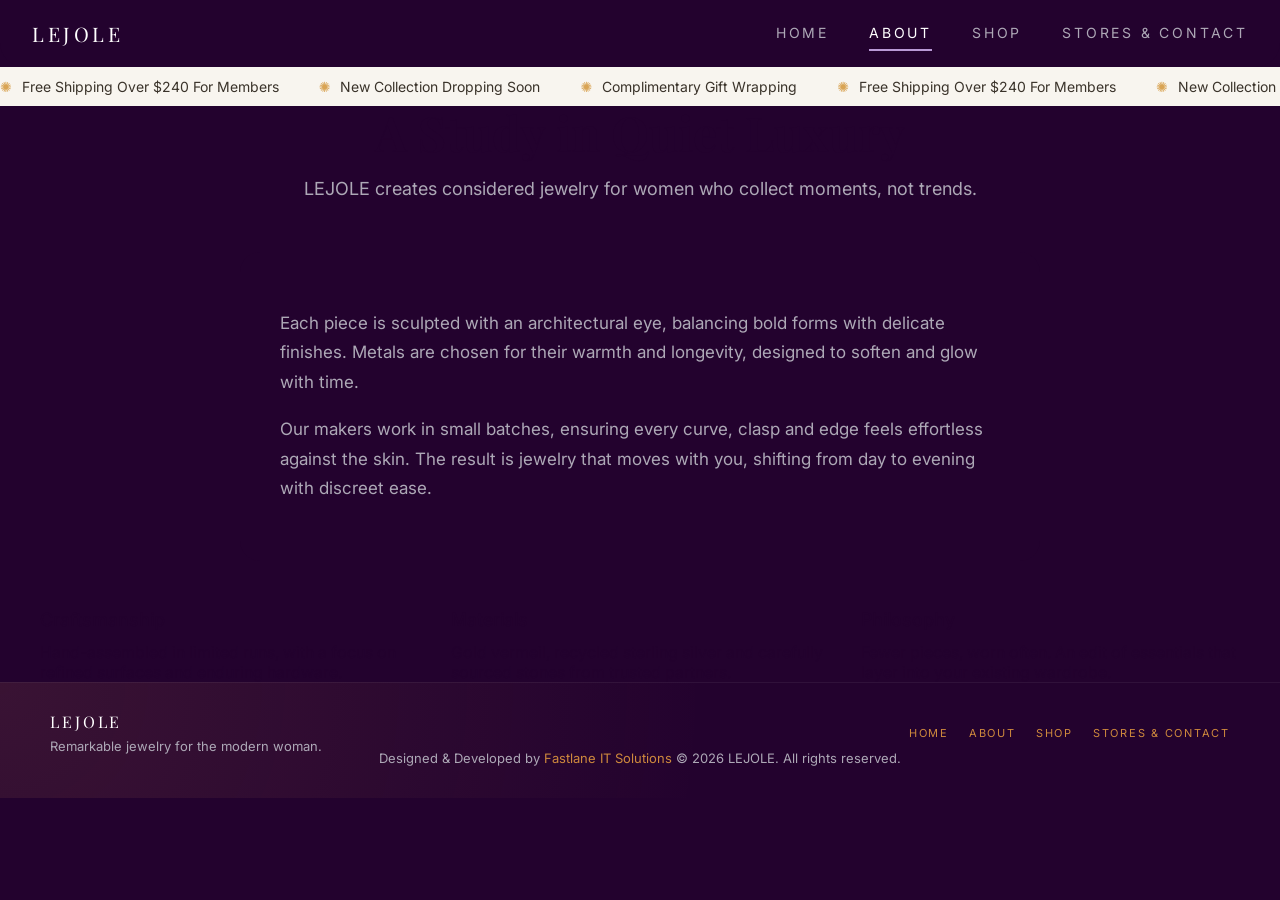
<file: about.html>
<!DOCTYPE html>
<html lang="en">
<head>
  <meta charset="UTF-8" />
  <meta name="viewport" content="width=device-width, initial-scale=1.0">
  <title>LEJOLE – About</title>
  <link rel="stylesheet" href="style.css?v=1" />
  <!-- FAVICON (browser tab icon) -->
  <link rel="icon" href="images/favicon.ico" type="image/x-icon">
  <!-- Optional but recommended -->
  <link rel="icon" type="image/png" sizes="32x32" href="images/favicon-32x32.png">
  <link rel="icon" type="image/png" sizes="16x16" href="images/favicon-16x16.png">
  <link rel="apple-touch-icon" sizes="180x180" href="images/apple-touch-icon.png">
</head>
<body>
  <div class="page-wrapper">
    <!-- FIXED NAVBAR (same as contact) -->
    <header class="hero-wrapper">
      <nav class="navbar">
        <a href="index.html" class="brand">LEJOLE</a>

        <div class="menu-toggle" id="menuToggle">
          <span></span>
          <span></span>
          <span></span>
        </div>

        <div class="nav-links">
          <a href="index.html">Home</a>
          <a href="about.html" class="active">About</a>
          <a href="shop.html">Shop</a>
          <a href="contact.html">Stores & Contact</a>
        </div>
      </nav>
    </header>

    <!-- MOBILE MENU (now added) -->
    <div class="mobile-menu" id="mobileMenu">
      <div class="mobile-menu-links">
        <a href="index.html">Home</a>
        <a href="about.html">About</a>
        <a href="shop.html">Shop</a>
        <a href="contact.html">Stores & Contact</a>
      </div>
    </div>

    <!-- ANNOUNCEMENT STRIP -->
    <div class="announcement-bar">
      <div class="announcement-track">
        <span>Free Shipping Over $240 For Members</span>
        <span>New Collection Dropping Soon</span>
        <span>Complimentary Gift Wrapping</span>
        <span>Free Shipping Over $240 For Members</span>
        <span>New Collection Dropping Soon</span>
        <span>Local Pickup Available</span>
      </div>
    </div>

    <!-- PAGE CONTENT -->
    <main class="section">
      <div class="section-header">
        <h1 class="section-title">A Study in Quiet Luxury</h1>
        <p class="section-subtitle">
          LEJOLE creates considered jewelry for women who collect moments, not trends.
        </p>
      </div>

      <div class="text-block">
        <p>
          Each piece is sculpted with an architectural eye, balancing bold forms
          with delicate finishes. Metals are chosen for their warmth and longevity,
          designed to soften and glow with time.
        </p>
        <p>
          Our makers work in small batches, ensuring every curve, clasp and edge
          feels effortless against the skin. The result is jewelry that moves with you,
          shifting from day to evening with discreet ease.
        </p>
      </div>

      <div class="info-list">
        <div>
          <div class="info-item-title">Craftsmanship</div>
          <div>Hand-assembled in limited runs, with a focus on refined surfaces and enduring hardware.</div>
        </div>
        <div>
          <div class="info-item-title">Materials</div>
          <div>Gold vermeil, recycled sterling silver and carefully sourced stones from trusted partners.</div>
        </div>
        <div>
          <div class="info-item-title">Philosophy</div>
          <div>Fewer pieces, worn often. An edit of essentials that layer into your existing wardrobe.</div>
        </div>
      </div>
    </main>

    <!-- FOOTER -->
    <footer class="site-footer">
      <div class="footer-inner">
        <div class="footer-brand">
          <span class="footer-logo">LEJOLE</span>
          <p class="footer-tagline">Remarkable jewelry for the modern woman.</p>
        </div>

        <div class="footer-links">
          <a href="index.html">Home</a>
          <a href="about.html">About</a>
          <a href="shop.html">Shop</a>
          <a href="contact.html">Stores & Contact</a>
        </div>

        <div class="footer-meta">
         <p>Designed &amp; Developed by <a href="https://fast-laneits.com" target="_blank">Fastlane IT Solutions</a> © <span id="year"></span> LEJOLE. All rights reserved.</p>
        </div>
      </div>
    </footer>
  </div>

  <!-- FIXED JS (same as contact) -->
  <script>
document.addEventListener('DOMContentLoaded', function () {
  // HAMBURGER MENU - STAYS OPEN UNTIL RECLOSE
  const toggle = document.querySelector('.menu-toggle');
  const mobileMenu = document.querySelector('.mobile-menu');
  if (toggle && mobileMenu) {
    toggle.addEventListener('click', function () {
      toggle.classList.toggle('active');
      mobileMenu.classList.toggle('active');
      document.body.classList.toggle('menu-open');
    });
    
    // REMOVE AUTO-CLOSE - LET USER CONTROL
    // Links now don't auto-close (user clicks hamburger to close)
    
    // Close only on outside overlay click
    mobileMenu.addEventListener('click', function (e) {
      if (e.target === mobileMenu) {
        toggle.classList.remove('active');
        mobileMenu.classList.remove('active');
        document.body.classList.remove('menu-open');
      }
    });
  }
  
  // SCROLL ARROW
  const arrow = document.querySelector('.scroll-arrow');
  if (arrow) {
    arrow.addEventListener('click', function (e) {
      e.preventDefault();
      const targetId = arrow.getAttribute('data-scroll-target') || '#discover';
      const target = document.querySelector(targetId);
      if (target) {
        target.scrollIntoView({ behavior: 'smooth', block: 'start' });
      }
    });
  }

  // FOOTER YEAR
  const y = document.getElementById('year');
  if (y) y.textContent = new Date().getFullYear();
});
</script>
</body>
</html>
</file>
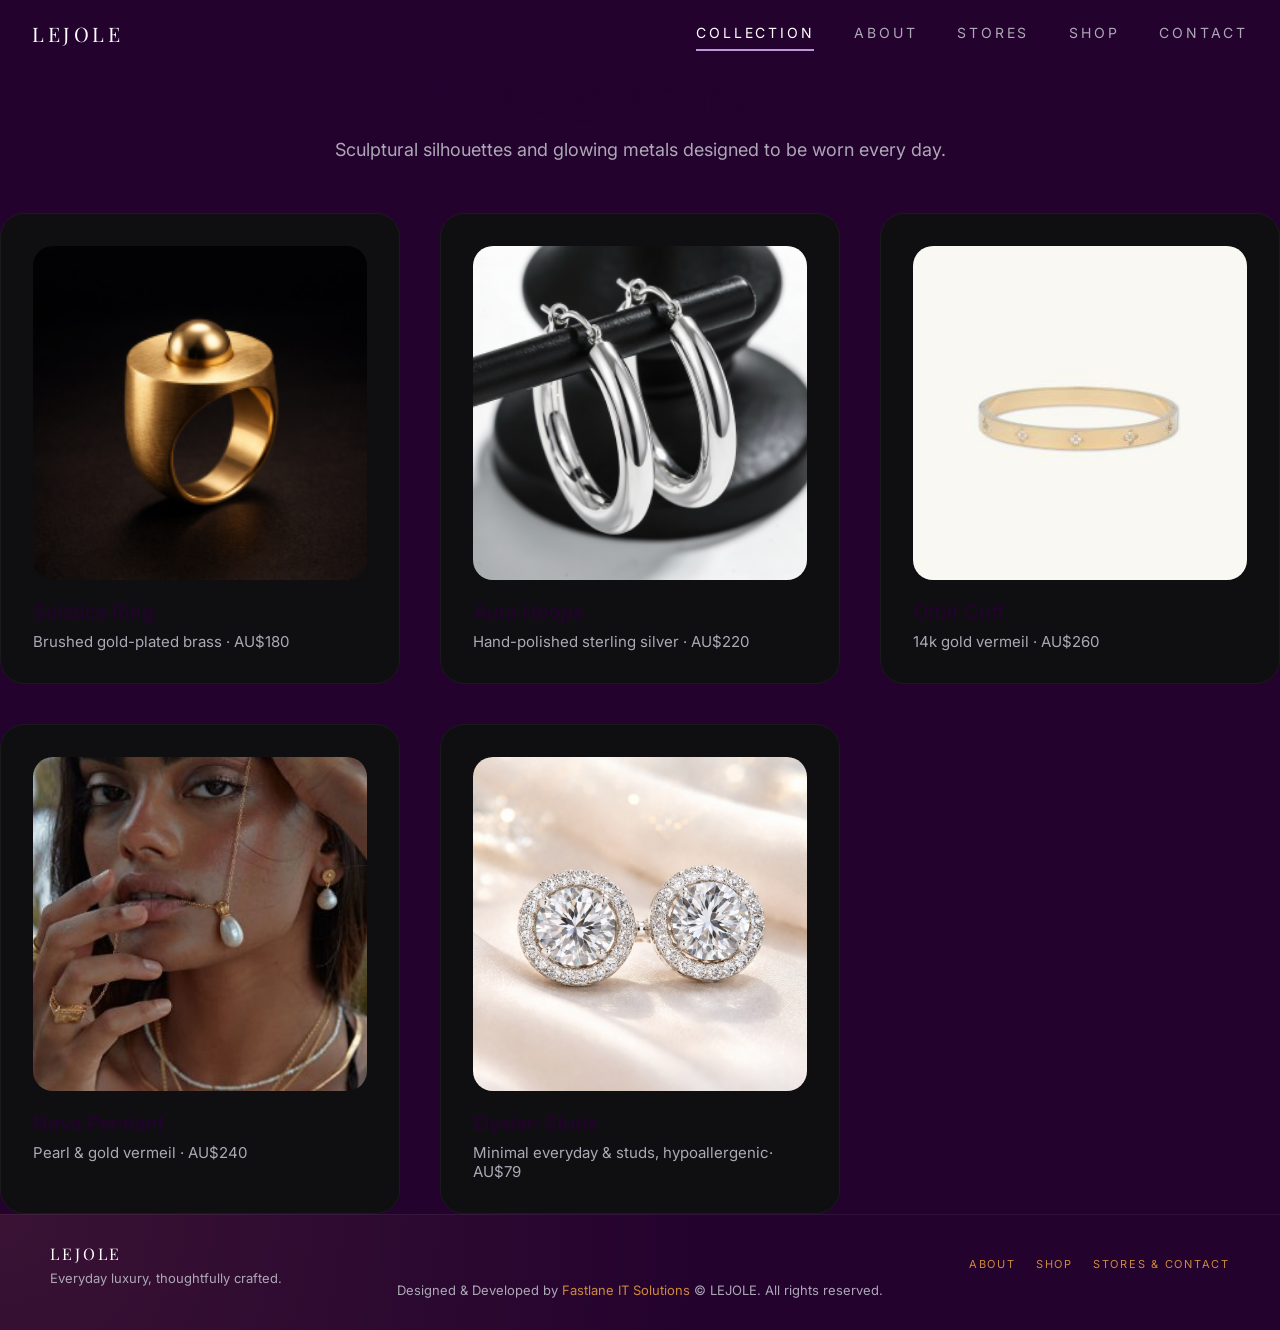
<file: collection.html>
<!DOCTYPE html>
<html lang="en">
<head>
  <meta charset="UTF-8" />
  <meta name="viewport" content="width=device-width, initial-scale=1.0">
  <title>LEJOLE – Collection</title>
  <link rel="stylesheet" href="style.css?v=1" />
    <!-- FAVICON (browser tab icon) -->
    <link rel="icon" href="images/favicon.ico" type="image/x-icon">
    <!-- Optional but recommended -->
    <link rel="icon" type="image/png" sizes="32x32" href="images/favicon-32x32.png">
    <link rel="icon" type="image/png" sizes="16x16" href="images/favicon-16x16.png">
    <link rel="apple-touch-icon" sizes="180x180" href="images/apple-touch-icon.png">
</head>
<body>
  <div class="page-wrapper">
    <header class="navbar">
      <a href="index.html" class="brand">LEJOLE</a>  <!-- NOW LINKS TO HOME -->
      <nav class="nav-links">
        <a class="active" href="collection.html">Collection</a>
        <a href="about.html">About</a>
        <a href="stores.html">Stores</a>
        <a href="shop.html">Shop</a>
        <a href="contact.html">Contact</a>
      </nav>
    </header>

    <main class="section">
      <div class="section-header">
        <h1 class="section-title">The Signature Edit</h1>
        <p class="section-subtitle">
          Sculptural silhouettes and glowing metals designed to be worn every day.
        </p>
      </div>

      <div class="grid">
        <article class="product-card">
          <div class="product-image"></div>
          <div class="product-name">Solstice Ring</div>
          <div class="product-meta">Brushed gold-plated brass · AU$180</div>
        </article>

        <article class="product-card">
          <div class="product-image"></div>
          <div class="product-name">Aura Hoops</div>
          <div class="product-meta">Hand-polished sterling silver · AU$220</div>
        </article>

        <article class="product-card">
          <div class="product-image"></div>
          <div class="product-name">Orbit Cuff</div>
          <div class="product-meta">14k gold vermeil · AU$260</div>
        </article>

        <article class="product-card">
          <div class="product-image"></div>
          <div class="product-name">Nova Pendant</div>
          <div class="product-meta">Pearl &amp; gold vermeil · AU$240</div>
        </article>
        
        <article class="product-card">
          <div class="product-image"></div>
          <div class="product-name">Elysian Studs</div>
          <div class="product-meta">Minimal everyday &amp;  studs, hypoallergenic· AU$79</div>
        </article>
      </div>
     <!-- FOOTER -->
    <footer class="site-footer">
      <div class="footer-inner">
        <div class="footer-brand">
          <div class="footer-logo">LEJOLE</div>
          <p class="footer-tagline">Everyday luxury, thoughtfully crafted.</p>
        </div>

        <div class="footer-links">
          <a href="about.html">About</a>
          <a href="shop.html">Shop</a>
          <a href="contact.html">Stores & Contact</a>
        </div>

        <div class="footer-meta">
          <p>Designed &amp; Developed by <a href="https://fast-laneits.com" target="_blank">Fastlane IT Solutions</a> © <span id="year"></span> LEJOLE. All rights reserved.</p>
        </div>
      </div>
    </footer>
    </main>
  </div>
</body>
</html>
</file>
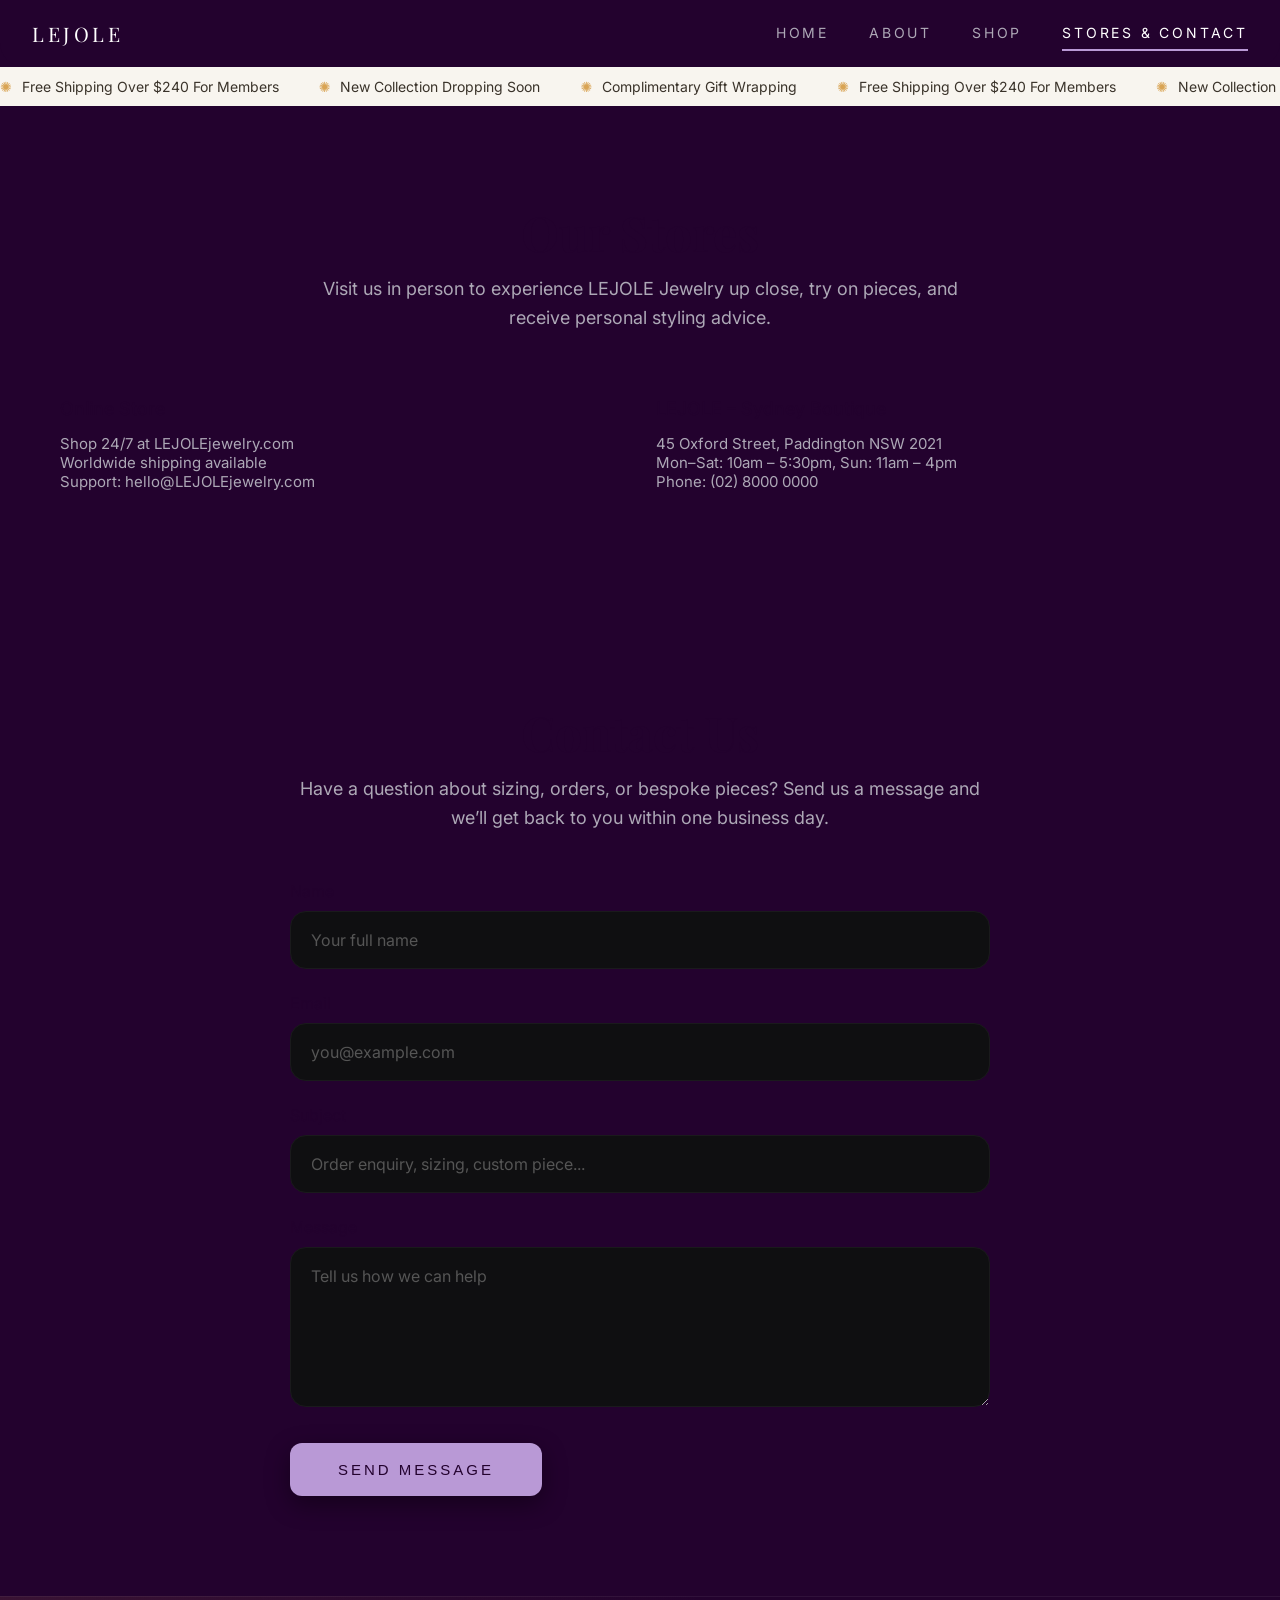
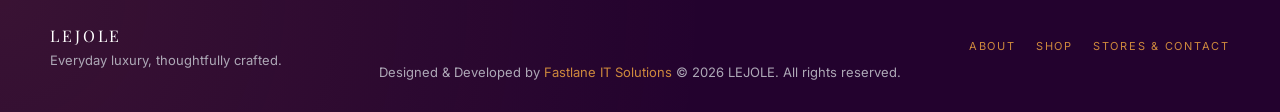
<file: contact.html>
<!DOCTYPE html>
<html lang="en">
<head>
  <meta charset="UTF-8" />
  <meta name="viewport" content="width=device-width, initial-scale=1.0">
  <title>LEJOLE Jewelry – Stores & Contact</title>
  <link rel="stylesheet" href="style.css?v=1" />

  <!-- FAVICON -->
  <link rel="icon" href="images/favicon.ico" type="image/x-icon">
  <link rel="icon" type="image/png" sizes="32x32" href="images/favicon-32x32.png">
  <link rel="icon" type="image/png" sizes="16x16" href="images/favicon-16x16.png">
  <link rel="apple-touch-icon" sizes="180x180" href="images/apple-touch-icon.png">
</head>

<body>
  <div class="page-wrapper">

    <!-- NAVBAR -->
    <header class="hero-wrapper">
      <nav class="navbar">
        <a href="index.html" class="brand">LEJOLE</a>

        <div class="menu-toggle" id="menuToggle">
          <span></span><span></span><span></span>
        </div>

        <div class="nav-links">
          <a href="index.html">Home</a>
          <a href="about.html">About</a>
          <a href="shop.html">Shop</a>
          <a href="contact.html" class="active">Stores & Contact</a>
        </div>
      </nav>
    </header>

    <!-- MOBILE MENU -->
    <div class="mobile-menu" id="mobileMenu">
      <div class="mobile-menu-links">
        <a href="index.html">Home</a>
        <a href="about.html">About</a>
        <a href="shop.html">Shop</a>
        <a href="contact.html">Stores & Contact</a>
      </div>
    </div>

    <!-- ANNOUNCEMENT STRIP -->
    <div class="announcement-bar">
      <div class="announcement-track">
        <span>Free Shipping Over $240 For Members</span>
        <span>New Collection Dropping Soon</span>
        <span>Complimentary Gift Wrapping</span>
        <span>Free Shipping Over $240 For Members</span>
        <span>New Collection Dropping Soon</span>
        <span>Local Pickup Available</span>
      </div>
    </div>

    <main>

      <!-- STORES SECTION -->
      <section class="content-section">
        <div class="section-header">
          <h1 class="section-title">Our Stores</h1>
          <p class="section-subtitle">
            Visit us in person to experience LEJOLE Jewelry up close, try on pieces, and receive personal styling advice.
          </p>
        </div>

        <div class="info-list">
          <div>
            <h3 class="info-item-title">Online Store</h3>
            <p class="product-meta">
              Shop 24/7 at LEJOLEjewelry.com<br />
              Worldwide shipping available<br />
              Support: hello@LEJOLEjewelry.com
            </p>
          </div>

          <div>
            <h3 class="info-item-title">LEJOLE – Sydney Boutique</h3>
            <p class="product-meta">
              45 Oxford Street, Paddington NSW 2021<br />
              Mon–Sat: 10am – 5:30pm, Sun: 11am – 4pm<br />
              Phone: (02) 8000 0000
            </p>
          </div>
        </div>
      </section>

      <!-- CONTACT SECTION -->
      <section class="content-section">
        <div class="section-header">
          <h2 class="section-title">Contact Us</h2>
          <p class="section-subtitle">
            Have a question about sizing, orders, or bespoke pieces? Send us a message and we’ll get back to you within one business day.
          </p>
        </div>

        <form class="contact-form"
              action="https://formspree.io/f/xdalvvgg"
              method="POST"
              accept-charset="UTF-8">

          
          <label>
            Name
            <input type="text" name="name" placeholder="Your full name" required>
          </label>

          <label>
            Email
            <input type="email" name="email" placeholder="you@example.com" required>
          </label>

          <label>
            Subject
            <input type="text" name="subject" placeholder="Order enquiry, sizing, custom piece...">
          </label>

          <label>
            Message
            <textarea name="message" placeholder="Tell us how we can help" required></textarea>
          </label>

          <button type="submit" class="hero-cta" id="submitBtn">
            Send Message
          </button>

          <p class="form-success-message" id="successMessage">
            Thank you. Your message has been received — we’ll respond within one business day.
          </p>

        </form>
      </section>

    </main>

    <!-- FOOTER -->
    <footer class="site-footer">
      <div class="footer-inner">
        <div class="footer-brand">
          <div class="footer-logo">LEJOLE</div>
          <p class="footer-tagline">Everyday luxury, thoughtfully crafted.</p>
        </div>

        <div class="footer-links">
          <a href="about.html">About</a>
          <a href="shop.html">Shop</a>
          <a href="contact.html">Stores & Contact</a>
        </div>

        <div class="footer-meta">
          <p>Designed &amp; Developed by <a href="https://fast-laneits.com" target="_blank">Fastlane IT Solutions</a> © <span id="year"></span> LEJOLE. All rights reserved.</p>
        </div>
      </div>
    </footer>

  </div>

  <script>
document.getElementById('year').textContent = new Date().getFullYear();

/* Mobile Menu */
const toggle = document.getElementById('menuToggle');
const menu = document.getElementById('mobileMenu');
if (toggle && menu) {
  toggle.addEventListener('click', () => {
    toggle.classList.toggle('active');
    menu.classList.toggle('active');
  });
}

/* Fixed Contact Form AJAX */
const form = document.querySelector(".contact-form");
const successMessage = document.getElementById("successMessage");
const submitBtn = document.getElementById("submitBtn");

successMessage.style.display = "none";

form.addEventListener("submit", async function(event) {
  event.preventDefault();

  submitBtn.disabled = true;
  submitBtn.textContent = "Sending...";

  const data = new FormData(form);

  try {
    const response = await fetch(form.action, {
      method: "POST",
      body: data,
      headers: { 'Accept': 'application/json' }
    });

    console.log("Status:", response.status); // Debug: shows 200

    // Handle BOTH JSON and plain text responses
    let result;
    try {
      result = await response.json();
    } catch {
      // Plain text response (like your screenshot)
      const text = await response.text();
      console.log("Text response:", text);
      result = { ok: response.ok };
    }

    if (response.ok) {
      form.reset();
      successMessage.style.display = "block";
      successMessage.style.opacity = "0";
      successMessage.style.transition = "opacity 0.6s ease";
      setTimeout(() => {
        successMessage.style.opacity = "1";
      }, 50);
      submitBtn.textContent = "Sent ✓";
    } else {
      throw new Error(`Status ${response.status}`);
    }
  } catch (error) {
    console.error("Error:", error);
    alert("Submission issue. Check console or email info@LEJOLE.com.au");
    submitBtn.disabled = false;
    submitBtn.textContent = "Send Message";
  }
});
</script>



</body>
</html>
</file>
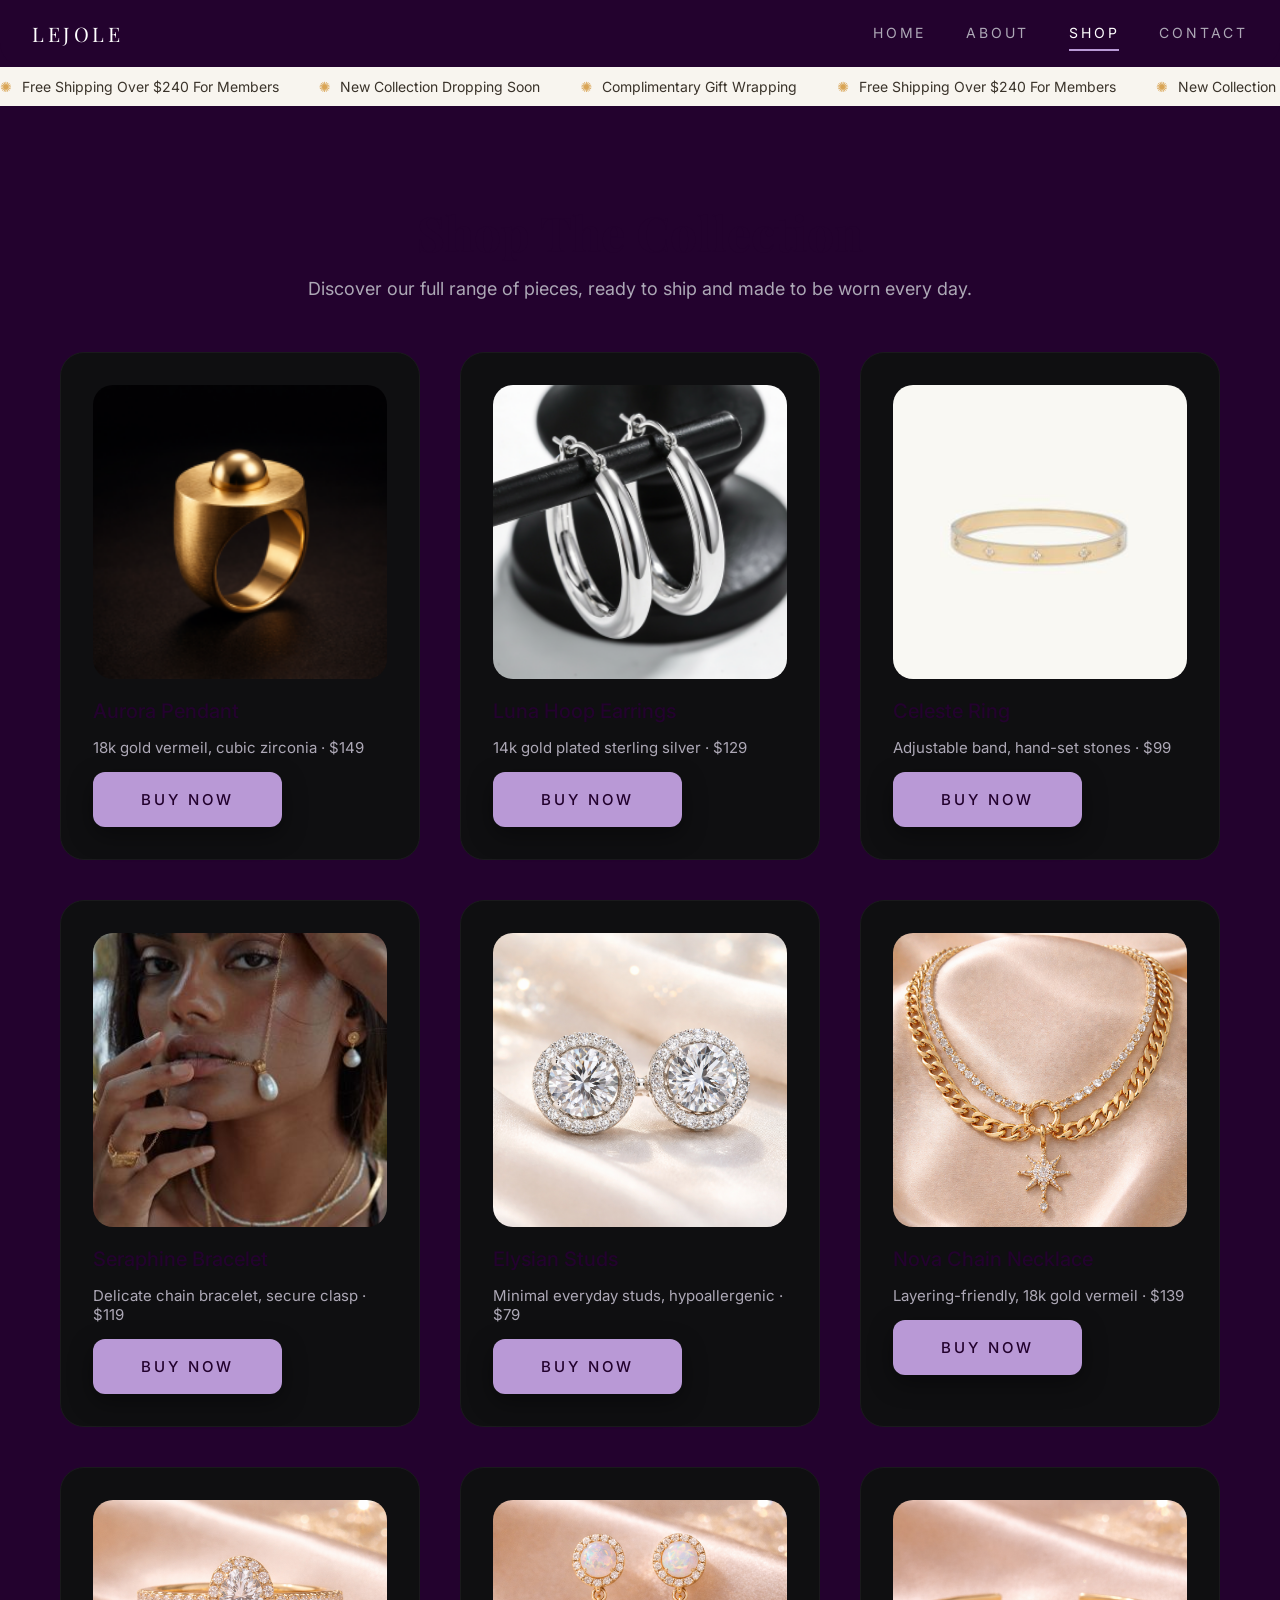
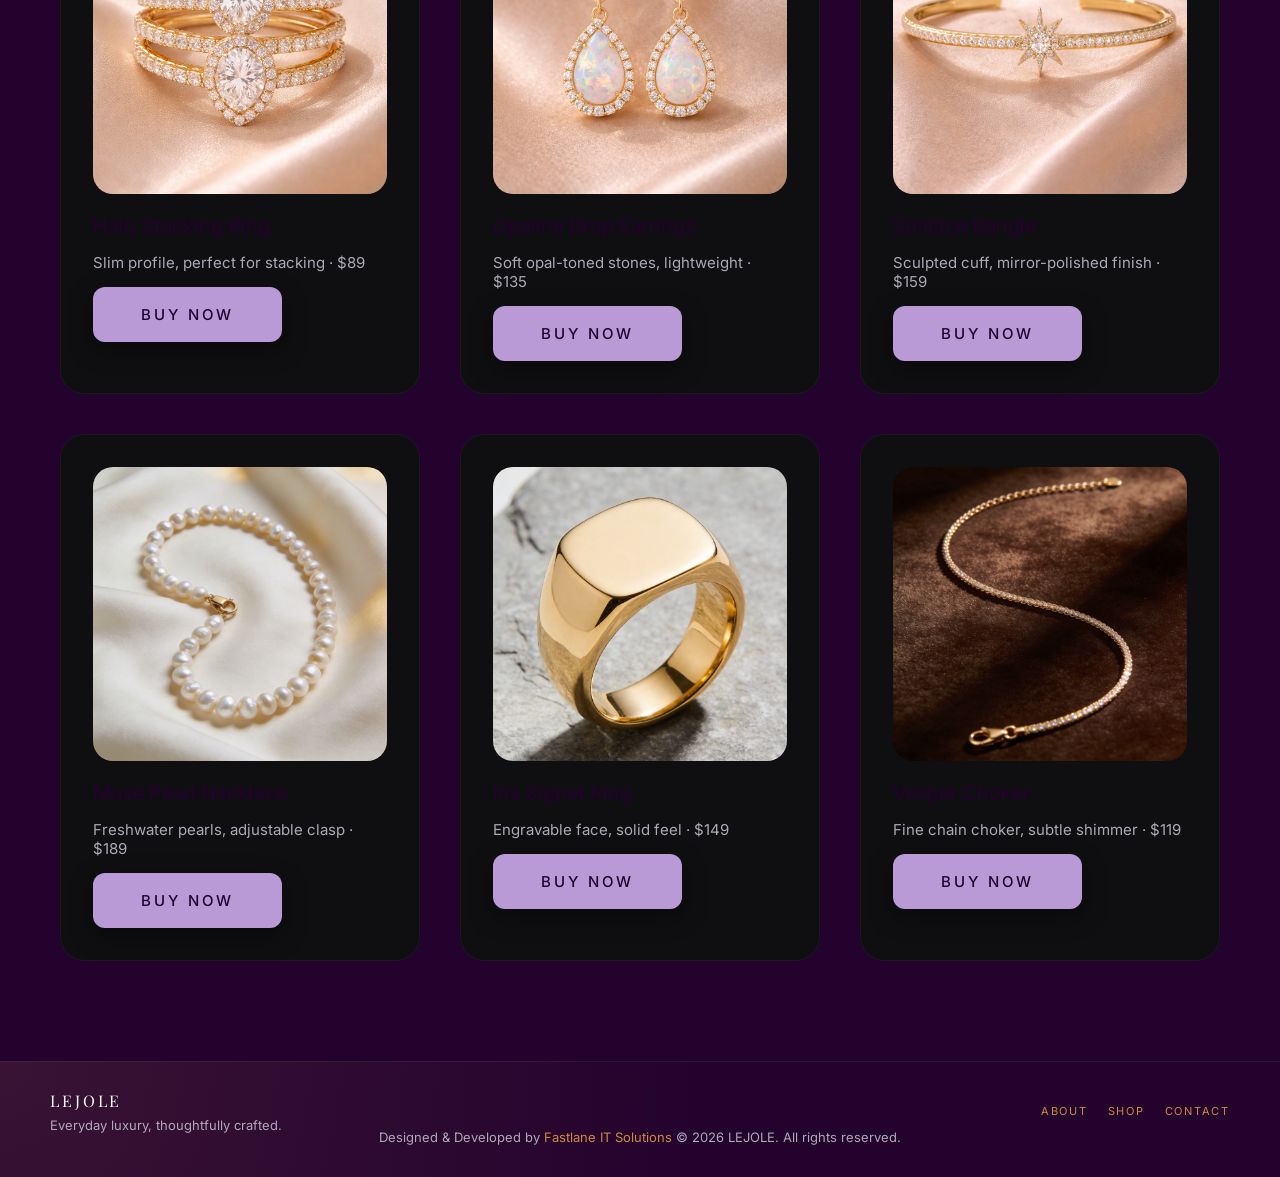
<file: shop.html>
<!DOCTYPE html>
<html lang="en">
<head>
  <meta charset="UTF-8" />
  <meta name="viewport" content="width=device-width, initial-scale=1.0">
  <title>LEJOLE Jewelry – Shop</title>
  <link rel="stylesheet" href="style.css?v=1" />
   <!-- FAVICON (browser tab icon) -->
  <link rel="icon" href="images/favicon.ico" type="image/x-icon">
  <!-- Optional but recommended -->
  <link rel="icon" type="image/png" sizes="32x32" href="images/favicon-32x32.png">
  <link rel="icon" type="image/png" sizes="16x16" href="images/favicon-16x16.png">
  <link rel="apple-touch-icon" sizes="180x180" href="images/apple-touch-icon.png">
</head>
<body>
  <div class="page-wrapper">
    <!-- NAVBAR -->
    <header class="hero-wrapper">
      <nav class="navbar">
        <a href="index.html" class="brand">LEJOLE</a>

        <div class="menu-toggle" id="menuToggle">
          <span></span>
          <span></span>
          <span></span>
        </div>

        <div class="nav-links">
          <a href="index.html">Home</a>
          <a href="about.html">About</a>
          <a href="shop.html" class="active">Shop</a>
          <a href="contact.html">Contact</a>
        </div>
      </nav>
    </header>

    <!-- MOBILE MENU -->
    <div class="mobile-menu" id="mobileMenu">
      <div class="mobile-menu-links">
        <a href="index.html">Home</a>
        <a href="about.html">About</a>
        <a href="shop.html">Shop</a>
        <a href="contact.html">Contact</a>
      </div>
    </div>

        <!-- ANNOUNCEMENT STRIP -->
<div class="announcement-bar">
  <div class="announcement-track">
    <span>Free Shipping Over $240 For Members</span>
    <span>New Collection Dropping Soon</span>
    <span>Complimentary Gift Wrapping</span>
    <span>Free Shipping Over $240 For Members</span>
    <span>New Collection Dropping Soon</span>
    <span>Local Pickup Available</span>
  </div>
</div>

    <!-- SHOP CONTENT -->
    <main>
      <section class="content-section">
        <div class="section-header">
          <h1 class="section-title">Shop The Collection</h1>
          <p class="section-subtitle">
            Discover our full range of pieces, ready to ship and made to be worn every day.
          </p>
        </div>

        <div class="grid">
          <!-- 1 -->
          <article class="product-card">
            <div class="product-image"></div>
            <h2 class="product-name">Aurora Pendant</h2>
            <p class="product-meta">18k gold vermeil, cubic zirconia · $149</p>
            <a href="#" class="hero-cta">Buy Now</a>
          </article>

          <!-- 2 -->
          <article class="product-card">
            <div class="product-image"></div>
            <h2 class="product-name">Luna Hoop Earrings</h2>
            <p class="product-meta">14k gold plated sterling silver · $129</p>
            <a href="#" class="hero-cta">Buy Now</a>
          </article>

          <!-- 3 -->
          <article class="product-card">
            <div class="product-image"></div>
            <h2 class="product-name">Celeste Ring</h2>
            <p class="product-meta">Adjustable band, hand-set stones · $99</p>
            <a href="#" class="hero-cta">Buy Now</a>
          </article>

          <!-- 4 -->
          <article class="product-card">
            <div class="product-image"></div>
            <h2 class="product-name">Seraphine Bracelet</h2>
            <p class="product-meta">Delicate chain bracelet, secure clasp · $119</p>
            <a href="#" class="hero-cta">Buy Now</a>
          </article>

          <!-- 5 -->
          <article class="product-card">
            <div class="product-image"></div>
            <h2 class="product-name">Elysian Studs</h2>
            <p class="product-meta">Minimal everyday studs, hypoallergenic · $79</p>
            <a href="#" class="hero-cta">Buy Now</a>
          </article>

          <!-- 6 -->
          <article class="product-card">
            <div class="product-image"></div>
            <h2 class="product-name">Nova Chain Necklace</h2>
            <p class="product-meta">Layering-friendly, 18k gold vermeil · $139</p>
            <a href="#" class="hero-cta">Buy Now</a>
          </article>

          <!-- 7 -->
          <article class="product-card">
            <div class="product-image"></div>
            <h2 class="product-name">Halo Stacking Ring</h2>
            <p class="product-meta">Slim profile, perfect for stacking · $89</p>
            <a href="#" class="hero-cta">Buy Now</a>
          </article>

          <!-- 8 -->
          <article class="product-card">
            <div class="product-image"></div>
            <h2 class="product-name">Opaline Drop Earrings</h2>
            <p class="product-meta">Soft opal-toned stones, lightweight · $135</p>
            <a href="#" class="hero-cta">Buy Now</a>
          </article>

          <!-- 9 -->
          <article class="product-card">
            <div class="product-image"></div>
            <h2 class="product-name">Solstice Bangle</h2>
            <p class="product-meta">Sculpted cuff, mirror-polished finish · $159</p>
            <a href="#" class="hero-cta">Buy Now</a>
          </article>

          <!-- 10 -->
          <article class="product-card">
            <div class="product-image"></div>
            <h2 class="product-name">Muse Pearl Necklace</h2>
            <p class="product-meta">Freshwater pearls, adjustable clasp · $189</p>
            <a href="#" class="hero-cta">Buy Now</a>
          </article>

          <!-- 11 -->
          <article class="product-card">
            <div class="product-image"></div>
            <h2 class="product-name">Iris Signet Ring</h2>
            <p class="product-meta">Engravable face, solid feel · $149</p>
            <a href="#" class="hero-cta">Buy Now</a>
          </article>

          <!-- 12 -->
          <article class="product-card">
            <div class="product-image"></div>
            <h2 class="product-name">Vesper Choker</h2>
            <p class="product-meta">Fine chain choker, subtle shimmer · $119</p>
            <a href="#" class="hero-cta">Buy Now</a>
          </article>
        </div>
      </section>
    </main>

    <!-- FOOTER -->
    <footer class="site-footer">
      <div class="footer-inner">
        <div class="footer-brand">
          <div class="footer-logo">LEJOLE</div>
          <p class="footer-tagline">Everyday luxury, thoughtfully crafted.</p>
        </div>

        <div class="footer-links">
          <a href="about.html">About</a>
          <a href="shop.html">Shop</a>
          <a href="contact.html">Contact</a>
        </div>

        <div class="footer-meta">
          <p>Designed &amp; Developed by <a href="https://fast-laneits.com" target="_blank">Fastlane IT Solutions</a> © <span id="year"></span> LEJOLE. All rights reserved.</p>
        </div>
      </div>
    </footer>
  </div>

  <script>
document.addEventListener('DOMContentLoaded', function () {
  // HAMBURGER MENU - STAYS OPEN UNTIL RECLOSE
  const toggle = document.querySelector('.menu-toggle');
  const mobileMenu = document.querySelector('.mobile-menu');
  if (toggle && mobileMenu) {
    toggle.addEventListener('click', function () {
      toggle.classList.toggle('active');
      mobileMenu.classList.toggle('active');
      document.body.classList.toggle('menu-open');
    });
    
    // REMOVE AUTO-CLOSE - LET USER CONTROL
    // Links now don't auto-close (user clicks hamburger to close)
    
    // Close only on outside overlay click
    mobileMenu.addEventListener('click', function (e) {
      if (e.target === mobileMenu) {
        toggle.classList.remove('active');
        mobileMenu.classList.remove('active');
        document.body.classList.remove('menu-open');
      }
    });
  }
  
  // SCROLL ARROW
  const arrow = document.querySelector('.scroll-arrow');
  if (arrow) {
    arrow.addEventListener('click', function (e) {
      e.preventDefault();
      const targetId = arrow.getAttribute('data-scroll-target') || '#discover';
      const target = document.querySelector(targetId);
      if (target) {
        target.scrollIntoView({ behavior: 'smooth', block: 'start' });
      }
    });
  }

  // FOOTER YEAR
  const y = document.getElementById('year');
  if (y) y.textContent = new Date().getFullYear();
});
</script>
</body>
</html>
</file>
<file: style.css>
/* ========== LEJOLE JEWELRY - DARKER PURPLE FULL WIDTH ========== */

@import url("https://fonts.googleapis.com/css2?family=Playfair+Display:wght@400;600;700&family=Inter:wght@300;400;500&display=swap");

:root {
  --bg-main: #23022E;           /* Business Colour */
  --bg-body: #eff8e2;           /* DARKER BEIGE */
  --accent: #b999d6;            /* DARKER GOLD */
  --accent-soft: #ada8b6;       /* DARKER BROWN */
  --text-main: #23022e;         /* SLIGHTLY DARKER CREAM */
  --text-muted: #ada8b6;        /* DARKER MUTED */
  --btn-bg: #b999d6;            /* DARKER BUTTON */
  --btn-text: #23022e;          /* DARKER TEXT */
  --border-subtle: #CECFC7;     /* Card borders/dividers */

}

*,
*::before,
*::after {
  box-sizing: border-box;
}
/* GLOBAL LAYOUT */
html, body {
  height: 100%;
}

body {
  margin: 0;
  min-height: 100vh;
  font-family: "Inter", system-ui, -apple-system, BlinkMacSystemFont, "Segoe UI",
    sans-serif;
  background: var(--bg-body);
  color: var(--text-main);
  overflow-x: hidden;
  display: flex;
  flex-direction: column;
}

/* WRAPPER FILLS AVAILABLE HEIGHT */
.page-wrapper {
  width: 100%;
  max-width: none;
  margin: 0;
  border-radius: 0;
  overflow: visible;
  background: var(--bg-main);
  position: relative;
  flex: 1 0 auto;
  min-height: 0;       /* important: remove 100vh here */
}

/* FOOTER STICKS TO BOTTOM OF WRAPPER */
.site-footer {
  border-top: 1px solid rgba(255, 255, 255, 0.06);
  padding: 28px 50px 32px 50px;
  background: radial-gradient(circle at top left, rgba(217,138,90,0.12), transparent 55%);
  color: var(--text-muted);
  font-size: 13px;
  margin-top: auto;    /* key line: pushes footer to bottom */
}


/* Hero container */
.hero-wrapper {
  background: var(--bg-main);
  border-radius: 0 0 24px 24px;
  overflow: hidden;
  position: relative;
}

/* ========== MOBILE HAMBURGER + DESKTOP NAV ========== */

.navbar {
  display: flex;
  align-items: center;
  justify-content: flex-start;
  padding: 24px 60px;
  gap: 60px;
  position: relative;
  z-index: 3;
  max-width: 1400px;
  margin: 0 auto;
}

.brand {
  font-family: "Playfair Display", serif;
  letter-spacing: 0.18em;
  font-size: 20px;
  text-decoration: none;
  color: var(--text-main);
}

/* Desktop nav */
.nav-links {
  display: flex;
  gap: 40px;
  font-size: 14px;
  text-transform: uppercase;
  margin-left: auto;
}

.nav-links a {
  text-decoration: none;
  color: var(--text-muted);
  letter-spacing: 0.2em;
  font-weight: 400;
  padding: 8px 0;
  background: transparent;              /* ensure no random blue bg */

}

.nav-links a.active,
.nav-links a:hover {
 color: #ffffff;                        /* clear white text */
  background: transparent;              /* no blue box */
  border-bottom: 2px solid var(--accent);
}

/* Mobile hamburger */
.menu-toggle {
  display: none;
  flex-direction: column;
  cursor: pointer;
  padding: 8px;
  z-index: 1001;
  gap: 5px;
  margin-left: auto;
}

.menu-toggle span {
  width: 28px;
  height: 2.5px;
  background: #ffffff; /* show clearly on #23022E */
  transition: 0.3s;
  border-radius: 2px;
}

/* X animation */
.menu-toggle.active span:nth-child(1) {
  transform: rotate(-45deg) translate(-4px, 4px);
}

.menu-toggle.active span:nth-child(2) {
  opacity: 0;
}

.menu-toggle.active span:nth-child(3) {
  transform: rotate(45deg) translate(-3px, -3px);
}

/* Mobile menu overlay */
.mobile-menu {
  position: fixed;
  inset: 0;
  background: #23022E;         /* keep deep purple */
  display: flex;
  flex-direction: column;
  align-items: center;
  justify-content: center;
  opacity: 0;
  visibility: hidden;
  transition: 0.4s;
  z-index: 1000;
}

.mobile-menu.active {
  opacity: 1;
  visibility: visible;
}

.mobile-menu-links {
  display: flex;
  flex-direction: column;
  gap: 32px;
}

.mobile-menu-links a {
  font-size: 20px;
  text-transform: uppercase;
  letter-spacing: 0.25em;
  color: #ffffff;              /* force white so it stands out */
  text-decoration: none;
  padding: 16px;
}

/* ========== HERO ========== */

.hero {
  display: grid;
  grid-template-columns: 1.1fr 1fr;
  padding: 0 60px 100px 60px;
  gap: 80px;
  align-items: start;
  min-height: 95vh;
  max-width: 1600px;
  margin: 0 auto;
}

/* Left / image block */
.hero-media {
  position: relative;
  overflow: hidden;
  height: 750px;
}

.hero-media-inner {
  position: relative;
  height: 100%;
}

.hero-media-inner::before {
  content: "";
  position: absolute;
  inset: 0;
  background: var(--bg-main);
  border-top-left-radius: 320px;
  transform-origin: top left;
  transform: translateX(50%);
}

.hero-image {
  height: 100%;
  background-image: url("images/LEJOLE.jpg");
  background-size: cover;
  background-position: center 10%;
  clip-path: inset(100px 0 100px 100px round 0 0 0 0);
}

/* Right / content */
.hero-content {
  position: relative;
  padding: 140px 0 80px 0;
  z-index: 2;
  display: flex;
  flex-direction: column;
  justify-content: center;
  min-height: 750px;
}

.hero-eyebrow {
  font-size: 15px;
  letter-spacing: 0.25em;
  text-transform: uppercase;
  color: var(--text-muted);
  margin-bottom: 20px;
}

.hero-title {
  font-family: "Playfair Display", serif;
  font-size: 72px;
  line-height: 1.1;
  margin: 0 0 24px 0;
}

.hero-sub {
  font-size: 19px;
  color: var(--text-muted);
  margin-bottom: 44px;
  max-width: 420px;
  line-height: 1.6;
}

.hero-cta {
  display: inline-flex;
  align-items: center;
  justify-content: center;
  padding: 18px 48px;
  border-radius: 12px;
  background: var(--btn-bg);
  color: var(--btn-text);
  font-size: 15px;
  letter-spacing: 0.2em;
  text-transform: uppercase;
  text-decoration: none;
  font-weight: 500;
  width: fit-content;
  box-shadow: 0 8px 24px rgba(0,0,0,0.4);
}

.hero-cta:hover {
  transform: translateY(-2px);
  box-shadow: 0 12px 32px rgba(0,0,0,0.5);
}

.hero-line {
  margin-top: 80px;
  position: relative;
  height: 120px;
}

.hero-line svg {
  width: 100%;
  height: 100%;
}

.scroll-arrow {
  position: absolute;
  right: 0;
  bottom: 0;
  width: 40px;
  height: 40px;
  border-radius: 999px;
  border: 1.5px solid rgba(255, 255, 255, 0.3);
  display: flex;
  align-items: center;
  justify-content: center;
}

.scroll-arrow span {
  display: block;
  border: solid #ffffff;
  border-width: 0 2px 2px 0;
  padding: 6px;
  transform: rotate(45deg) translateY(-1px);
}

/* DARKER Visual effects */
.glow {
  position: absolute;
  width: 480px;
  height: 480px;
  border-radius: 50%;
  background: radial-gradient(circle, #cc6633 0, transparent 55%);
  opacity: 0.28;
  top: 240px;
  right: 100px;
  filter: blur(20px);
  pointer-events: none;
  z-index: 1;
}

.star {
  position: absolute;
  top: 260px;
  right: 140px;
  font-size: 52px;
  color: #cc6633;
}

/* ========== DARKER CONTENT SECTIONS ========== */

.content-section {
  padding: 100px 60px;
  max-width: 1400px;
  margin: 0 auto;
  background: var(--bg-main);
}

.section-header {
  margin-bottom: 48px;
  text-align: center;
}

.section-title {
  font-family: "Playfair Display", serif;
  font-size: 48px;
  margin: 0 0 16px 0;
  line-height: 1.1;
  color: var(--text-main);
}

.section-subtitle {
  font-size: 18px;
  color: var(--text-muted);
  max-width: 700px;
  margin: 0 auto;
  line-height: 1.6;
}

/* Grid */
.grid {
  display: grid;
  grid-template-columns: repeat(auto-fit, minmax(300px, 1fr));
  gap: 40px;
  max-width: 1400px;
  margin: 0 auto;
}

/* Product Images */
.grid .product-card:nth-child(1) .product-image {
  background-image: url('images/Product1.png');
}

.grid .product-card:nth-child(2) .product-image {
  background-image: url('images/Product2.png');
}

.grid .product-card:nth-child(3) .product-image {
  background-image: url('images/Product3.jpg');
}

.grid .product-card:nth-child(4) .product-image {
  background-image: url('images/Product4.jpg');
}

.grid .product-card:nth-child(5) .product-image {
  background-image: url('images/Product5.png');
}

.grid .product-card:nth-child(6) .product-image {
  background-image: url('images/Product6.png');
}

.grid .product-card:nth-child(7) .product-image {
  background-image: url('images/Product7.png');
}

.grid .product-card:nth-child(8) .product-image {
  background-image: url('images/Product8.png');
}

.grid .product-card:nth-child(9) .product-image {
  background-image: url('images/Product9.png');
}

.grid .product-card:nth-child(10) .product-image {
  background-image: url('images/Product10.png');
}

.grid .product-card:nth-child(11) .product-image {
  background-image: url('images/Product11.png');
}

.grid .product-card:nth-child(12) .product-image {
  background-image: url('images/Product12.png');
}


/* Fallback styling */
.product-image {
  background-size: cover;
  background-position: center;
  transition: transform 0.4s ease;
}

.product-card:hover .product-image {
  transform: scale(1.05);
}

/* DARKER Product cards */
.product-card {
  background: #0f0f11;
  border-radius: 24px;
  padding: 32px;
  transition: all 0.4s;
  cursor: pointer;
  border: 1px solid #1a1a1c;
}

.product-card:hover {
  transform: translateY(-12px);
  box-shadow: 0 32px 64px rgba(0,0,0,0.6);
  border-color: var(--accent);
}

.product-image {
  aspect-ratio: 1/1; /* ensures square images */
  background-size: cover;
  background-position: center;
  border-radius: 20px;
  margin-bottom: 20px;
}

.product-name {
  font-size: 20px;
  margin-bottom: 8px;
  font-weight: 500;
  color: var(--text-main);
}

.product-meta {
  font-size: 15px;
  color: var(--text-muted);
}

/* Content blocks */
.text-block {
  max-width: 800px;
  font-size: 17px;
  color: var(--text-muted);
  line-height: 1.75;
  margin: 0 auto 48px;
  background: var(--bg-main);
  padding: 40px;
  border-radius: 20px;
}

.info-list {
  display: grid;
  grid-template-columns: repeat(auto-fit, minmax(280px, 1fr));
  gap: 32px;
  margin-top: 48px;
  font-size: 16px;
  max-width: 1200px;
  margin-left: auto;
  margin-right: auto;
}

.info-item-title {
  font-weight: 500;
  margin-bottom: 12px;
  color: var(--text-main);
  font-size: 18px;
}

/* DARKER Contact form */
.contact-form {
  max-width: 700px;
  margin: 0 auto;
  display: grid;
  gap: 24px;
  font-size: 16px;
}

.contact-form label {
  display: flex;
  flex-direction: column;
  gap: 10px;
}

.contact-form input,
.contact-form textarea {
  background: #0f0f11;
  border-radius: 16px;
  border: 1px solid #1a1a1c;
  padding: 18px 20px;
  color: var(--text-main);
  font-family: inherit;
  font-size: 16px;
  transition: all 0.3s;
}

.contact-form input:focus,
.contact-form textarea:focus {
  outline: none;
  border-color: var(--accent);
  box-shadow: 0 0 0 3px rgba(217, 138, 90, 0.15);
}

.contact-form input::placeholder,
.contact-form textarea::placeholder {
  color: #555;
}

.contact-form textarea {
  min-height: 160px;
  resize: vertical;
}

.contact-form button {
  margin-top: 12px;
  border: none;
  cursor: pointer;
  background: var(--btn-bg);
  color: var(--btn-text);
}

/* ========== RESPONSIVE ========== */

@media (max-width: 1200px) {
  .navbar,
  .hero {
    padding-left: 40px;
    padding-right: 40px;
  }
}

@media (max-width: 900px) {
  /* MOBILE NAV */
  .navbar {
    justify-content: space-between;
    padding: 24px 40px;
  }

  .menu-toggle {
    display: flex;
  }
/* make hamburger background transparent on index button */
.menu-toggle {
  background: transparent;
  border: none;
}

  .nav-links {
    display: none;
  }

  .hero {
    grid-template-columns: 1fr;
    padding: 0 40px 80px 40px;
    gap: 60px;
  }

  .hero-media {
    height: 550px;
  }

  .hero-content {
    padding: 100px 0 60px 0;
    min-height: 550px;
  }

  .content-section {
    padding: 80px 40px;
  }
}

@media (max-width: 480px) {
  .navbar {
    padding: 20px 24px;
  }
  
  .hero {
    padding: 0 24px 60px 24px;
  }
  
  .hero-title {
    font-size: 52px;
  }
}

/* ========== FOOTER ========== */
.site-footer {
  border-top: 1px solid rgba(255, 255, 255, 0.06);
  padding: 28px 50px 32px 50px;
  background: radial-gradient(circle at top left, rgba(217,138,90,0.12), transparent 55%);
  color: var(--text-muted);
  font-size: 13px;
}

.footer-inner {
  max-width: 1400px;
  margin: 0 auto;
  display: flex;
  align-items: center;
  justify-content: space-between;
  gap: 32px;
  flex-wrap: wrap;
}

.footer-brand {
  min-width: 220px;
}

.footer-logo {
  font-family: "Playfair Display", serif;
  letter-spacing: 0.18em;
  font-size: 16px;
  color: var(--text-main);
  display: inline-block;
  margin-bottom: 6px;
}

.footer-tagline {
  margin: 0;
  color: var(--text-muted);
}

.footer-links {
  display: flex;
  gap: 20px;
  flex-wrap: wrap;
  justify-content: center;
}

.footer-links a {
  text-decoration: none;
  text-transform: uppercase;
  letter-spacing: 0.16em;
  font-size: 11px;
  color: var(--text-muted);
  transition: color 0.25s ease;
}

.footer-links a:hover {
  color: var(--text-main);
}

.footer-meta {
  margin-left: auto;
  text-align: right;
  min-width: 200px;
}

.footer-meta p {
  margin: 0;
}

/* Footer responsive */
@media (max-width: 900px) {
  .site-footer {
    padding: 24px 30px 28px 30px;
  }
  .footer-inner {
    flex-direction: column;
    align-items: flex-start;
  }
  .footer-meta {
    text-align: left;
    margin-left: 0;
  }
}

.announcement-bar {
  width: 100%;
  overflow: hidden;
  border-top: 1px solid rgba(255, 255, 255, 0.06);
  border-bottom: 1px solid rgba(255, 255, 255, 0.06);
  background: #f8f5ef;
  color: #3a332a;
  font-size: 14px;
  white-space: nowrap;
}

.announcement-track {
  display: inline-flex;
  align-items: center;
  gap: 40px;
  padding: 10px 0;
  animation: marquee 25s linear infinite;
}

.announcement-track span::before {
  content: "✺";
  color: #d9a454;
  margin: 0 10px 0 0;
}

@keyframes marquee {
  0% {
    transform: translateX(0);
  }
  100% {
    transform: translateX(-50%);
  }
}

/* smaller text on mobile */
@media (max-width: 600px) {
  .announcement-bar {
    font-size: 12px;
  }
}
.announcement-bar:hover .announcement-track {
  animation-play-state: paused;
}

@media (max-width: 900px) {
  .footer-inner {
    flex-direction: column;
    align-items: center;
    text-align: center;
  }
  
  .footer-meta,
  .footer-links,
  .footer-brand {
    margin: 0 !important;
    text-align: center !important;
  }
}


/* smaller text on mobile .form-success-message {
  color: #10b981; /* Green */
 /* background: #ecfdf5;*/
  /*padding: 1rem;*/
  /*border-radius: 0.5rem;*/
 /* margin-top: 1rem;*/
  /*font-weight: 500;*/
/*}*/

.footer-meta p {
  text-align: center;
}
.footer-meta {
  display: block !important;
  text-align: center !important;
  width: 100% !important;
  margin-left: 0 !important;
}

.footer-meta p {
  text-align: center !important;
  margin: 0 auto !important;
  max-width: none !important;
}
.footer-inner {
  gap: 0.5rem !important; /* Reduces space between sections */
}

.footer-meta {
  margin-top: -0.75rem !important; /* Pulls Designed line UP */
}
/* FOOTER LINK - ROSE GOLD */
.footer-meta a,
.footer-links a {
  color: #CE893D !important;  /* Your accent color */
  text-decoration: none;
}

.footer-meta a:hover,
.footer-links a:hover {
  color: #F4D03F !important;  /* Brighter hover */
  text-decoration: underline;
}

.navbar {
  display: flex;
  align-items: center;
  justify-content: space-between;
  padding: 1rem 2rem;
  position: relative;
}

.brand {
  display: flex;
  align-items: center;
  flex-shrink: 0;
  text-decoration: none;
}

.brand-logo {
  height: 176px;
  width: auto;
  max-width: 140px;
  display: block;
  object-fit: contain;
}

/* Mobile */
@media (max-width: 768px) {
  .brand-logo {
    height: 28px;
    max-width: 120px;
  }
}
.brand {
  font-family: "Playfair Display", serif;
  letter-spacing: 0.18em;
  font-size: 20px;
  text-decoration: none;
  color: #ffffff;              /* force white */
}
.footer-logo {
  color: #ffffff;
}
</file>
